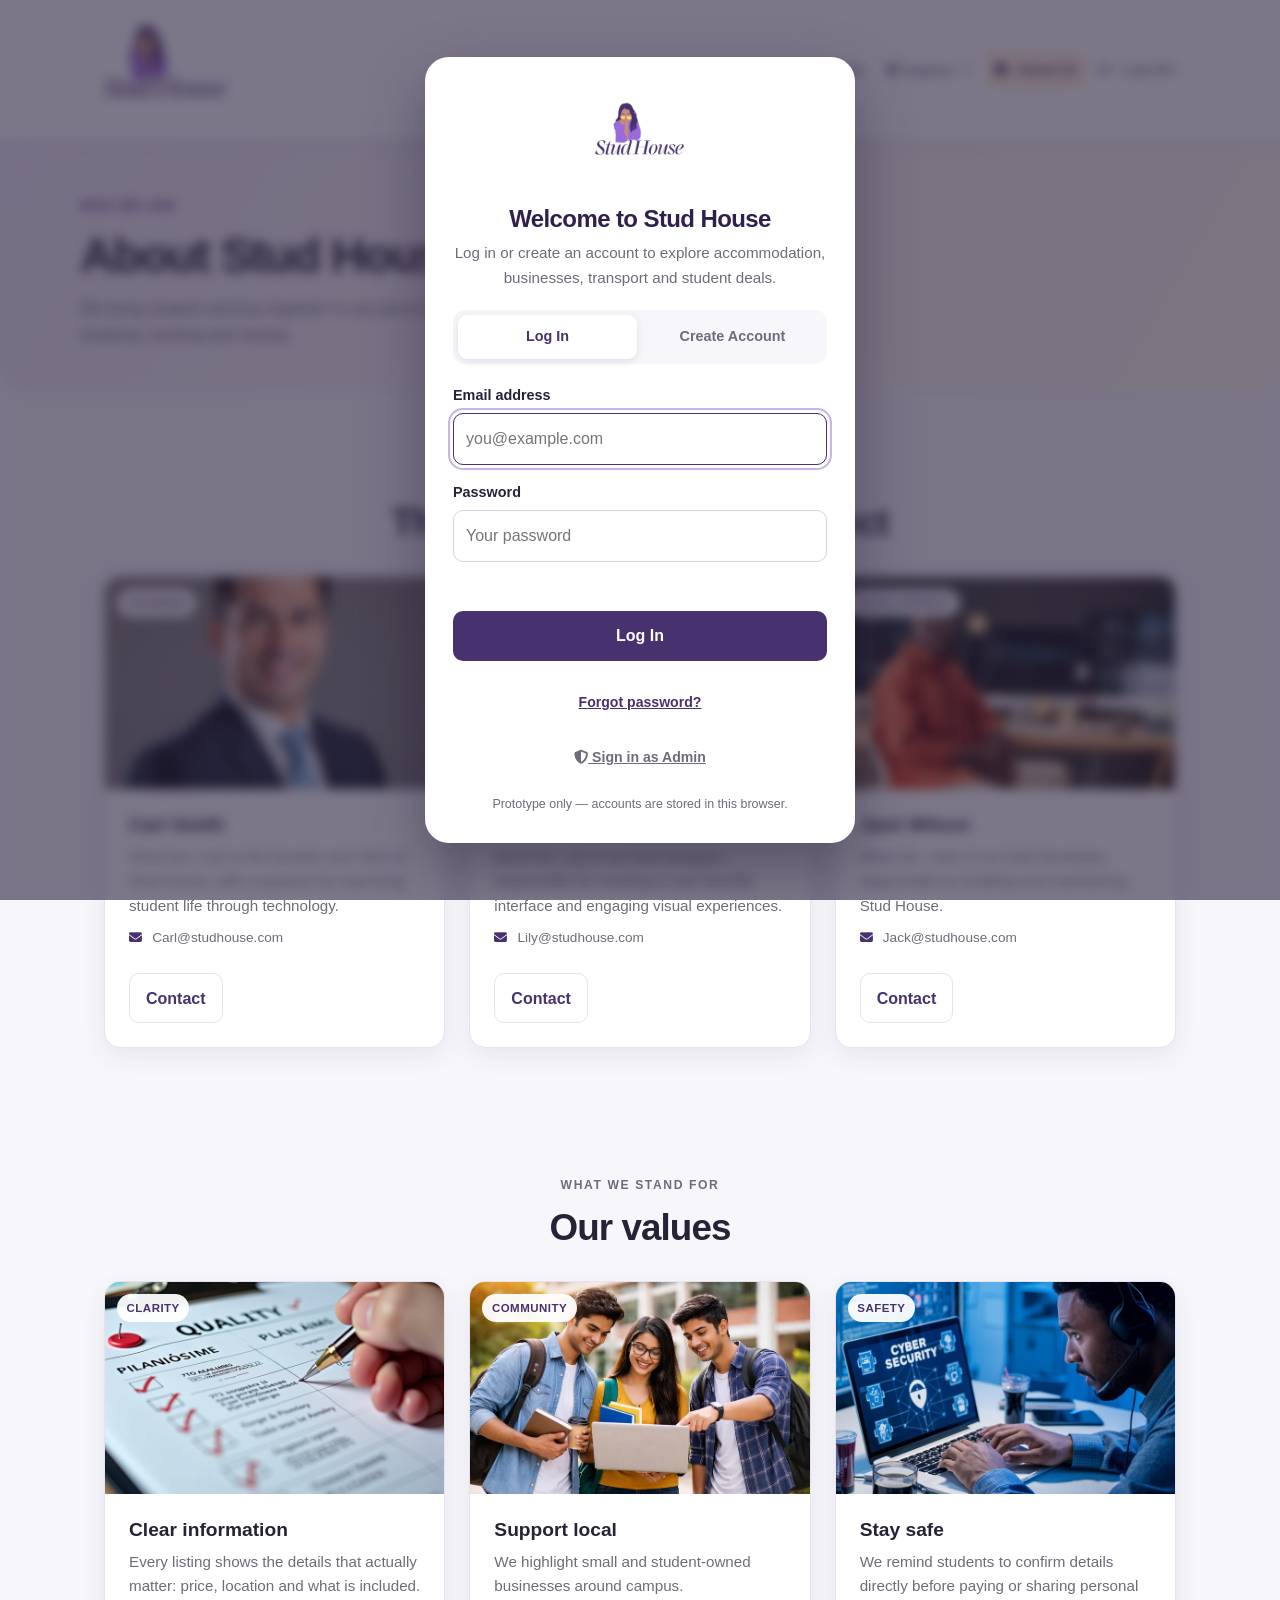
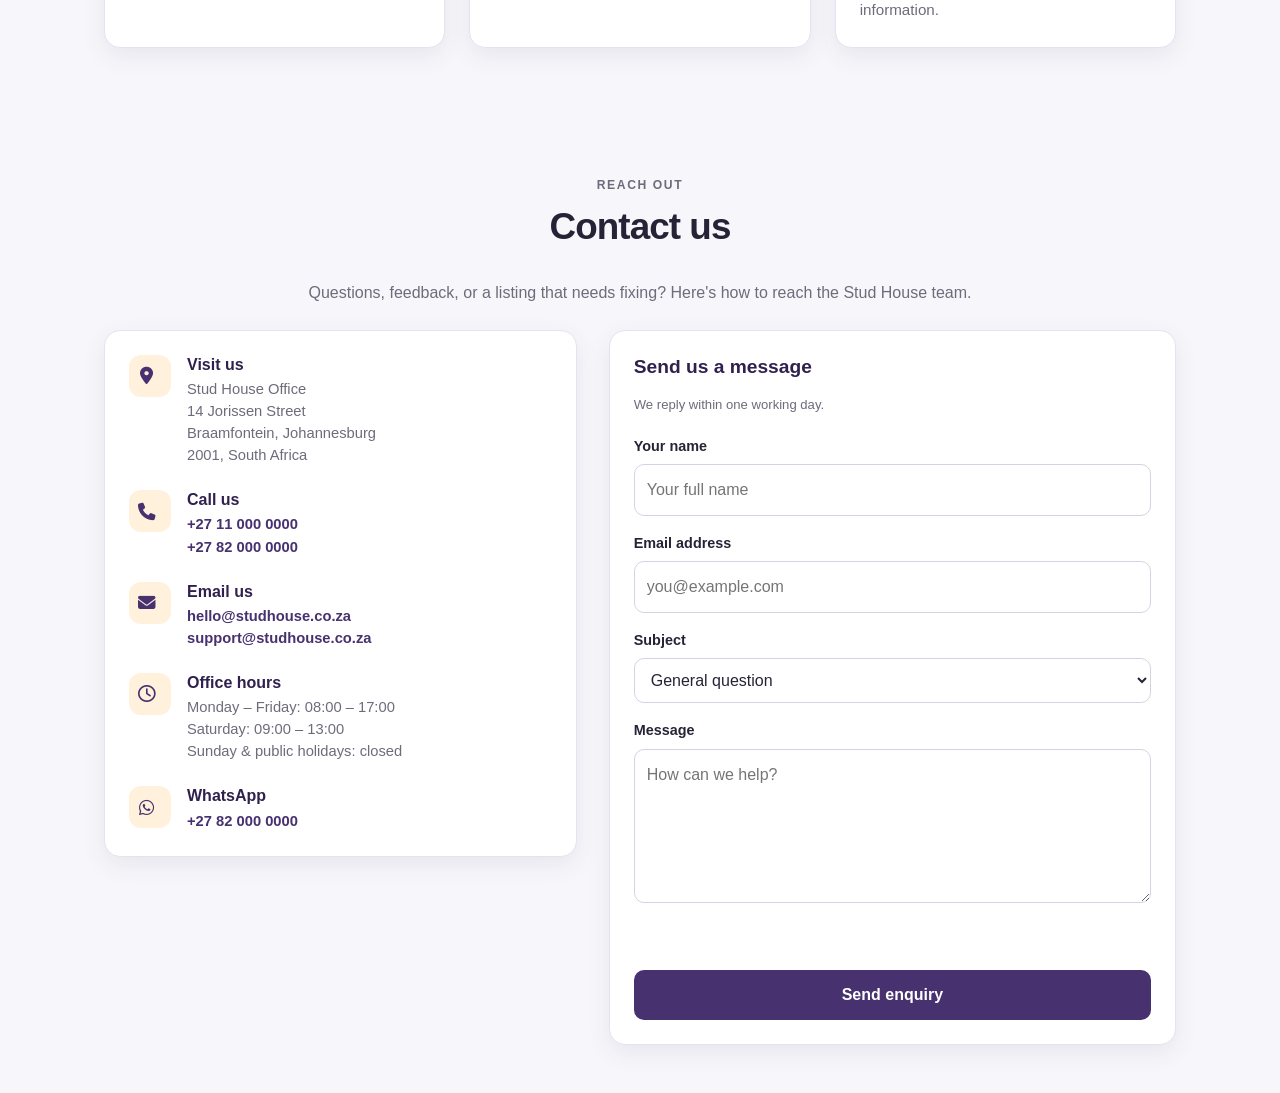
<file: about_us.html>
<!DOCTYPE html>
<html lang="en">
<head>
  <meta charset="UTF-8">
  <meta name="viewport" content="width=device-width, initial-scale=1.0">
  <title>About Us | Stud House</title>
  <link rel="stylesheet" href="style.css">
  <link rel="stylesheet" href="https://cdnjs.cloudflare.com/ajax/libs/font-awesome/6.5.1/css/all.min.css">
  <script src="script.js" defer></script>
</head>
<body>

<header class="site-nav">
  <nav class="nav-inner" aria-label="Main navigation">
    <a href="index.html" class="logo-link" aria-label="Go to home page">
      <img src="assets/official.png" alt="Stud House logo" class="logo">
    </a>
    <button class="nav-toggle" type="button" aria-expanded="false" aria-controls="primary-links"><i class="fa-solid fa-bars"></i> Menu</button>
    <div class="nav-links" id="primary-links">
      
      <!-- Home -->
      <a href="index.html"><i class="fa-solid fa-house"></i> Home</a>
      
      <!-- Explore Dropdown -->
      <div class="nav-dropdown">
        <button type="button" class="nav-drop-btn">
          <i class="fa-solid fa-compass"></i> Explore <i class="fa-solid fa-chevron-down"></i>
        </button>
        <div class="nav-dropdown-menu">
          <a href="accommodation.html"><i class="fa-solid fa-bed"></i> Accommodation</a>
          <a href="businesses.html"><i class="fa-solid fa-store"></i> Businesses</a>
          <a href="transport.html"><i class="fa-solid fa-bus"></i> Transport</a>
          <a href="discounts.html"><i class="fa-solid fa-tag"></i> Student Deals</a>
        </div>
      </div>

      <!-- About & Logout -->
      <a href="about_us.html"><i class="fa-solid fa-circle-info"></i> About Us</a>
      <a href="login.html" id="logout-link"><i class="fa-solid fa-right-from-bracket"></i> Log Out</a>
      
    </div>
  </nav>
</header>

<main>
  <section class="page-banner">
    <div class="banner-inner">
      <p class="eyebrow">Who we are</p>
      <h1>About Stud House</h1>
      <p>We bring student services together in one place so you spend less time searching and more time studying, working and resting.</p>
    </div>
  </section>

  <section class="section">
    <div class="section-heading compact-heading">
      <p class="eyebrow">Our team</p>
      <h2>The people behind the project</h2>
    </div>

    <div class="card-grid">
      <article class="card">
        <div class="card-media">
          <img src="assets/owner.jpg" alt="Photo of team member" loading="lazy" onerror="this.style.display='none'">
          <span class="card-badge">Founder</span>
        </div>
        <div class="card-body">
          <h3>Carl Smith</h3>
          <p>Short bio: Carl is the founder and CEO of Stud House, with a passion for improving student life through technology.</p>
          <ul class="card-meta"><li><i class="fa-solid fa-envelope"></i> Carl@studhouse.com</li></ul>
          <div class="card-actions">
            <a class="button button-secondary" href="mailto:Carl@studhouse.com">Contact</a>
          </div>
        </div>
      </article>

      <article class="card">
        <div class="card-media">
          <img src="assets/designer.jpg" alt="Photo of team member" loading="lazy" onerror="this.style.display='none'">
          <span class="card-badge">Design</span>
        </div>
        <div class="card-body">
          <h3>Lily Ndlovu</h3>
            <p>Short bio: Lily is our lead designer, responsible for creating a user-friendly interface and engaging visual experiences.</p>
          <ul class="card-meta"><li><i class="fa-solid fa-envelope"></i>  Lily@studhouse.com</li></ul>
          <div class="card-actions">
            <a class="button button-secondary" href="mailto:Lily@studhouse.com">Contact</a>
          </div>
        </div>
      </article>

      <article class="card">
        <div class="card-media">
          <img src="assets/developer.jpg" alt="Photo of team member" loading="lazy" onerror="this.style.display='none'">
          <span class="card-badge">Development</span>
        </div>
        <div class="card-body">
          <h3>Jack Wilson</h3>
          <p>Short bio: Jack is our lead developer, responsible for building and maintaining Stud House.</p>
          <ul class="card-meta"><li><i class="fa-solid fa-envelope"></i> Jack@studhouse.com</li></ul>
          <div class="card-actions">
            <a class="button button-secondary" href="mailto:Jack@studhouse.com">Contact</a>
          </div>
        </div>
      </article>
    </div>
  </section>

  <section class="section">
    <div class="section-heading compact-heading">
      <p class="eyebrow">What we stand for</p>
      <h2>Our values</h2>
    </div>

    <div class="card-grid">
      <article class="card">
        <div class="card-media">
          <img src="assets/clear info.jpg" alt="Students working together" loading="lazy" onerror="this.style.display='none'">
          <span class="card-badge">Clarity</span>
        </div>
        <div class="card-body">
          <h3>Clear information</h3>
          <p>Every listing shows the details that actually matter: price, location and what is included.</p>
        </div>
      </article>

      <article class="card">
        <div class="card-media">
          <img src="assets/community.jpg" alt="Local business owner" loading="lazy" onerror="this.style.display='none'">
          <span class="card-badge">Community</span>
        </div>
        <div class="card-body">
          <h3>Support local</h3>
          <p>We highlight small and student-owned businesses around campus.</p>
        </div>
      </article>

      <article class="card">
        <div class="card-media">
          <img src="assets/safety.jpg" alt="Student using a laptop" loading="lazy" onerror="this.style.display='none'">
          <span class="card-badge">Safety</span>
        </div>
        <div class="card-body">
          <h3>Stay safe</h3>
          <p>We remind students to confirm details directly before paying or sharing personal information.</p>
        </div>
      </article>
    </div>
  </section>

  <section class="section">
    <div class="section-heading compact-heading">
      <p class="eyebrow">Reach out</p>
      <h2>Contact us</h2>
      <p>Questions, feedback, or a listing that needs fixing? Here's how to reach the Stud House team.</p>
    </div>

    <div class="contact-layout">
      <aside class="contact-info">
        <div class="contact-item">
          <div class="contact-icon" aria-hidden="true"><i class="fa-solid fa-location-dot"></i></div>
          <div>
            <h3>Visit us</h3>
            <p>Stud House Office<br>14 Jorissen Street<br>Braamfontein, Johannesburg<br>2001, South Africa</p>
          </div>
        </div>
        <div class="contact-item">
          <div class="contact-icon" aria-hidden="true"><i class="fa-solid fa-phone"></i></div>
          <div>
            <h3>Call us</h3>
            <p>
              <a class="text-link" href="tel:+27110000000">+27 11 000 0000</a><br>
              <a class="text-link" href="tel:+27820000000">+27 82 000 0000</a>
            </p>
          </div>
        </div>
        <div class="contact-item">
          <div class="contact-icon" aria-hidden="true"><i class="fa-solid fa-envelope"></i></div>
          <div>
            <h3>Email us</h3>
            <p>
              <a class="text-link" href="mailto:hello@studhouse.co.za">hello@studhouse.co.za</a><br>
              <a class="text-link" href="mailto:support@studhouse.co.za">support@studhouse.co.za</a>
            </p>
          </div>
        </div>
        <div class="contact-item">
          <div class="contact-icon" aria-hidden="true"><i class="fa-regular fa-clock"></i></div>
          <div>
            <h3>Office hours</h3>
            <p>Monday – Friday: 08:00 – 17:00<br>Saturday: 09:00 – 13:00<br>Sunday &amp; public holidays: closed</p>
          </div>
        </div>
        <div class="contact-item">
          <div class="contact-icon" aria-hidden="true"><i class="fa-brands fa-whatsapp"></i></div>
          <div>
            <h3>WhatsApp</h3>
            <p><a class="text-link" href="https://wa.me/27820000000" target="_blank" rel="noopener">+27 82 000 0000</a></p>
          </div>
        </div>
      </aside>

      <form class="enquiry-panel panel" id="enquiry-form" novalidate>
        <h3>Send us a message</h3>
        <p class="small-note">We reply within one working day.</p>
        <div class="field">
          <label for="enquiry-name">Your name</label>
          <input type="text" id="enquiry-name" name="name" placeholder="Your full name" required>
        </div>
        <div class="field">
          <label for="enquiry-email">Email address</label>
          <input type="email" id="enquiry-email" name="email" placeholder="you@example.com" required>
        </div>
        <div class="field">
          <label for="enquiry-subject">Subject</label>
          <select id="enquiry-subject" name="subject">
            <option>General question</option>
            <option>Report a listing</option>
            <option>List my business</option>
            <option>Technical issue</option>
            <option>Feedback</option>
            <option>Other</option>
          </select>
        </div>
        <div class="field">
          <label for="enquiry-message">Message</label>
          <textarea id="enquiry-message" name="message" rows="5" placeholder="How can we help?" required></textarea>
        </div>
        <p class="form-message" id="enquiry-status" role="status"></p>
        <button class="button button-primary" type="submit">Send enquiry</button>
      </form>
    </div>
  </section>
</main>

</body>
</html>
</file>
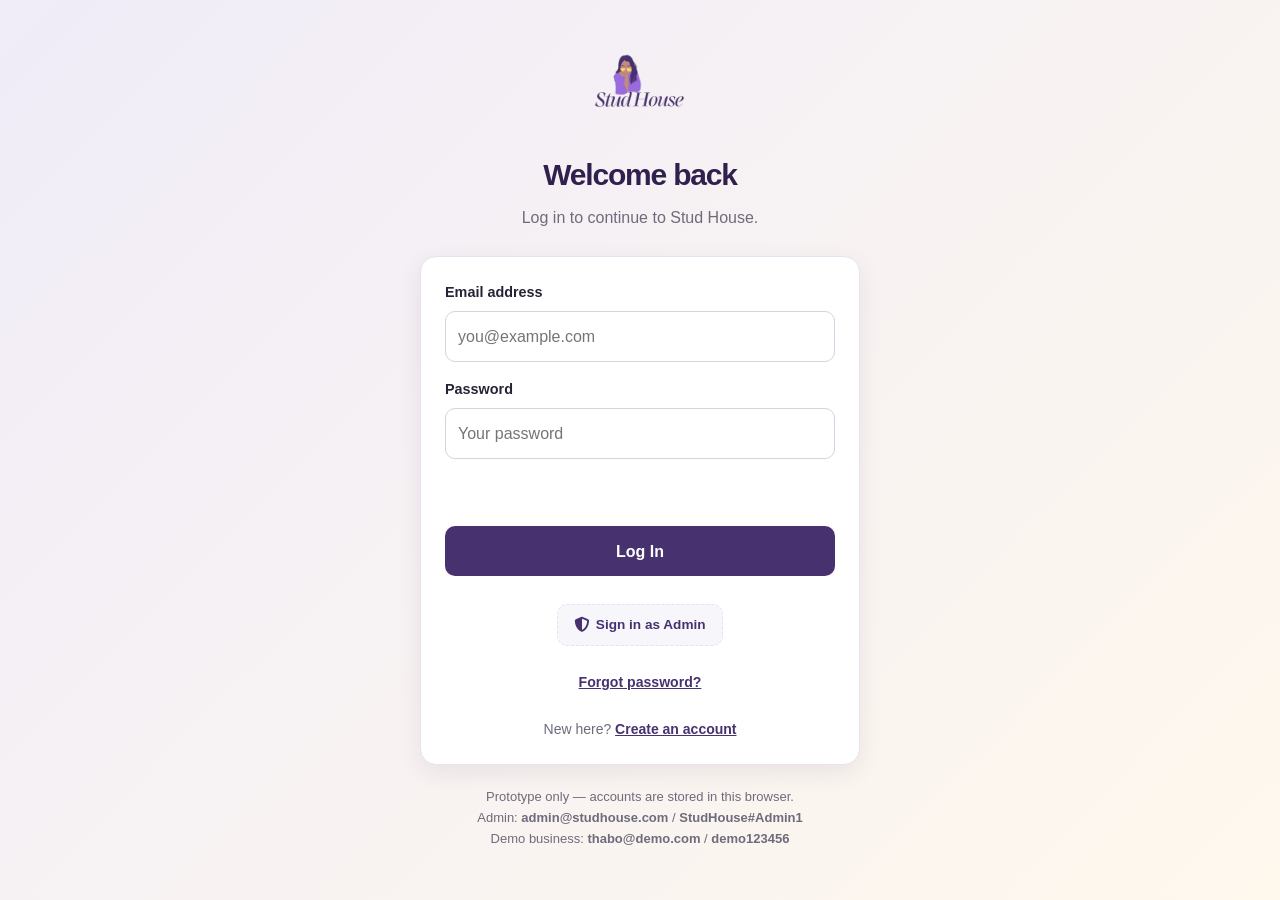
<file: admin.html>
<!DOCTYPE html>
<html lang="en">
<head>
  <meta charset="UTF-8">
  <meta name="viewport" content="width=device-width, initial-scale=1.0">
  <title>Admin | Stud House</title>
  <link rel="stylesheet" href="style.css">
  <link rel="stylesheet" href="https://cdnjs.cloudflare.com/ajax/libs/font-awesome/6.5.1/css/all.min.css">
  <script src="script.js" defer></script>
</head>
<body>

<header class="site-nav">
  <nav class="nav-inner" aria-label="Main navigation">
    <a href="index.html" class="logo-link" aria-label="Go to home page">
      <img src="assets/official.png" alt="Stud House logo" class="logo">
    </a>
    <button class="nav-toggle" type="button" aria-expanded="false" aria-controls="primary-links"><i class="fa-solid fa-bars"></i> Menu</button>
    <div class="nav-links" id="primary-links">
      
      <!-- Home -->
      <a href="index.html"><i class="fa-solid fa-house"></i> Home</a>
      
      <!-- Explore Dropdown -->
      <div class="nav-dropdown">
        <button type="button" class="nav-drop-btn">
          <i class="fa-solid fa-compass"></i> Explore <i class="fa-solid fa-chevron-down"></i>
        </button>
        <div class="nav-dropdown-menu">
          <a href="accommodation.html"><i class="fa-solid fa-bed"></i> Accommodation</a>
          <a href="businesses.html"><i class="fa-solid fa-store"></i> Businesses</a>
          <a href="transport.html"><i class="fa-solid fa-bus"></i> Transport</a>
          <a href="discounts.html"><i class="fa-solid fa-tag"></i> Student Deals</a>
        </div>
      </div>

      <!-- About & Logout -->
      <a href="about_us.html"><i class="fa-solid fa-circle-info"></i> About Us</a>
      <a href="login.html" id="logout-link"><i class="fa-solid fa-right-from-bracket"></i> Log Out</a>
      
    </div>
  </nav>
</header>

<main>
  <section class="page-banner">
    <div class="banner-inner">
      <p class="eyebrow">Administration</p>
      <h1>Admin dashboard</h1>
      <p>Review business verification requests, investigate reports and remove listings that break the rules.</p>
    </div>
  </section>

  <section class="section">
    <div class="admin-stats-grid" id="admin-stats"></div>
  </section>

  <section class="section">
    <div class="section-heading compact-heading">
      <p class="eyebrow">Identity checks</p>
      <h2>Business verification requests</h2>
      <p>Business owners submit their ID number, date of birth, company details and an ID document. Approving a request awards the verified badge to all of that owner's business listings.</p>
    </div>
    <div id="admin-verifications"></div>
  </section>

  <section class="section">
    <div class="section-heading compact-heading">
      <p class="eyebrow">Moderation</p>
      <h2>Reported listings</h2>
      <p>Reports are grouped by listing. Remove a listing to hide it from every public page, or clear the reports once you've reviewed them.</p>
    </div>
    <div id="admin-reports"></div>
  </section>

  <section class="section">
    <div class="section-heading compact-heading">
      <p class="eyebrow">Removed</p>
      <h2>Removed listings</h2>
      <p>Listings you have taken down. You can restore any of them if a decision was reversed.</p>
    </div>
    <div id="admin-removed"></div>
  </section>
</main>

</body>
</html>
</file>
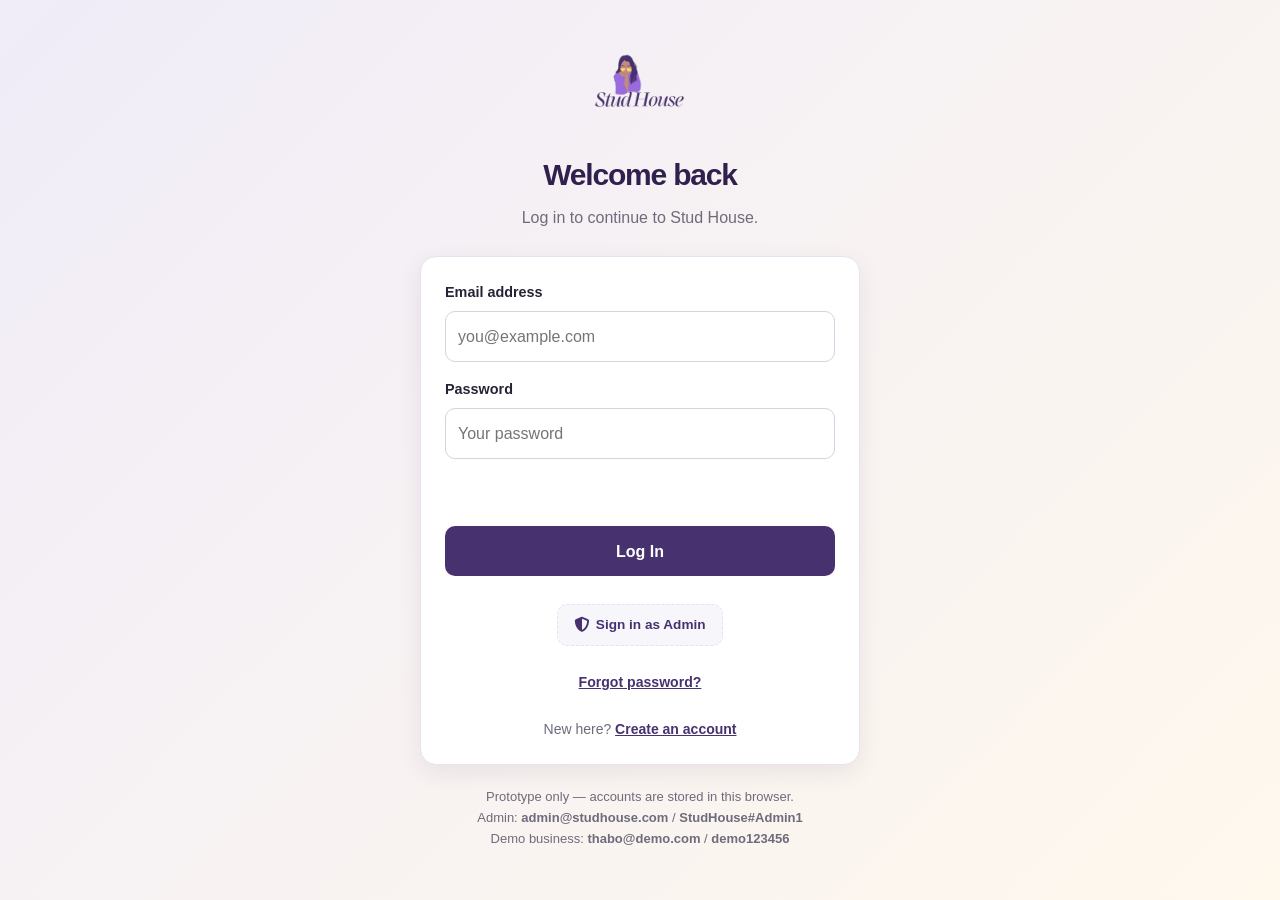
<file: login.html>
<!DOCTYPE html>
<html lang="en">
<head>
  <meta charset="UTF-8">
  <meta name="viewport" content="width=device-width, initial-scale=1.0">
  <title>Log In | Stud House</title>
  <link rel="stylesheet" href="style.css">
  <link rel="stylesheet" href="https://cdnjs.cloudflare.com/ajax/libs/font-awesome/6.5.1/css/all.min.css">
  <script src="script.js" defer></script>
</head>
<body>

<main class="login-page">
  <div class="login-container">
    <img src="assets/official.png" alt="Stud House logo" class="login-logo">
    <h1>Welcome back</h1>
    <p class="login-description">Log in to continue to Stud House.</p>

    <form class="form-panel panel" id="login-form" novalidate>
      <div class="field">
        <label for="email">Email address</label>
        <input type="email" id="email" name="email" autocomplete="email" placeholder="you@example.com" required>
      </div>
      <div class="field">
        <label for="password">Password</label>
        <input type="password" id="password" name="password" autocomplete="current-password" placeholder="Your password" required>
      </div>
      <p class="form-message" id="login-message" role="status"></p>
      <button class="button button-primary" type="submit">Log In</button>

      <p class="admin-quick-row">
        <button type="button" id="admin-quick-btn" class="admin-quick-btn">
          <i class="fa-solid fa-shield-halved"></i> Sign in as Admin
        </button>
      </p>

      <p class="forgot-password-row">
        <button type="button" id="forgot-password-btn">Forgot password?</button>
      </p>
      <p class="register-text">New here? <a href="register.html">Create an account</a></p>
    </form>

    <p class="login-footer">Prototype only — accounts are stored in this browser.</p>
  </div>
</main>

</body>
</html>
</file>
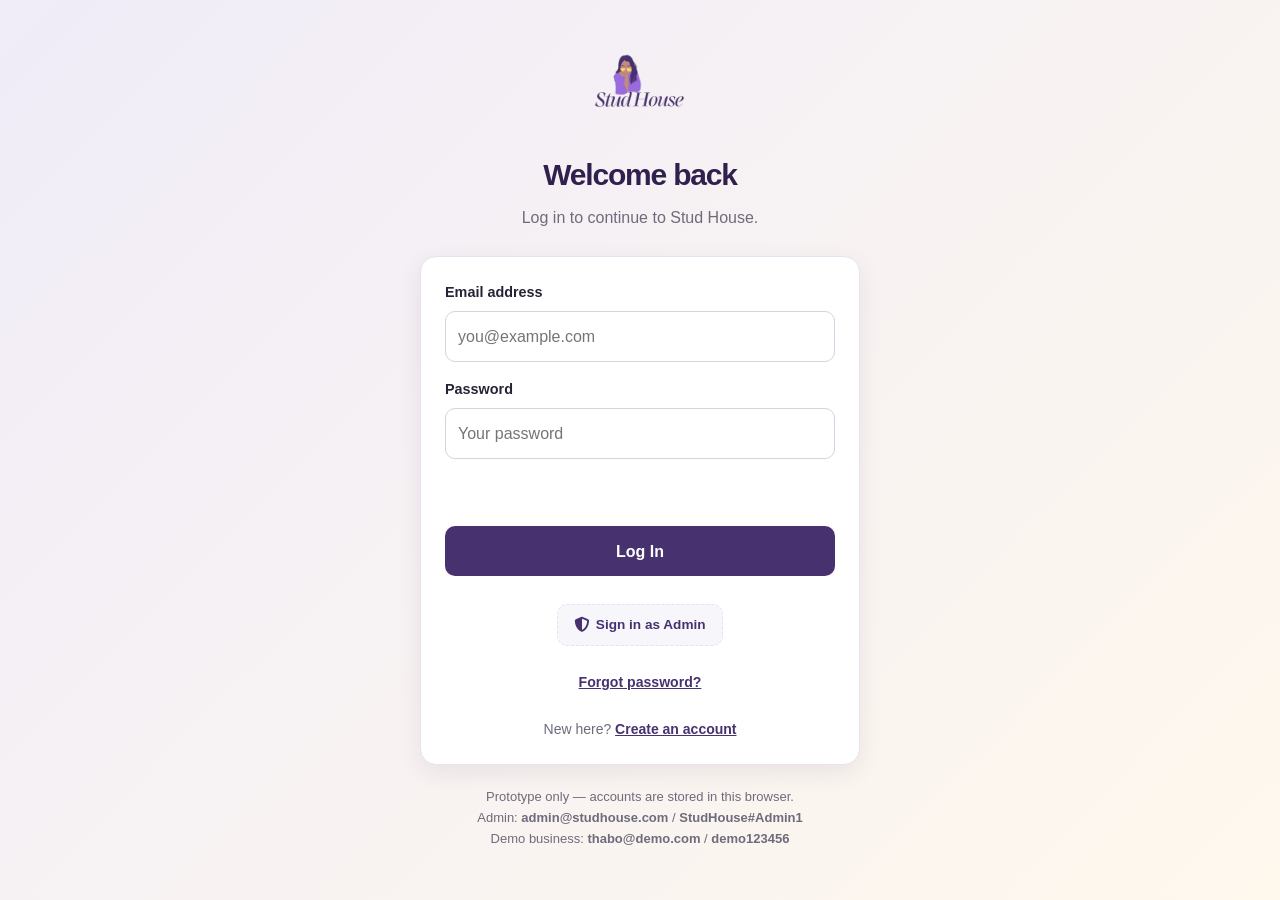
<file: profile.html>
<!DOCTYPE html>
<html lang="en">
<head>
  <meta charset="UTF-8">
  <meta name="viewport" content="width=device-width, initial-scale=1.0">
  <title>My Profile | Stud House</title>
  <link rel="stylesheet" href="style.css">
  <link rel="stylesheet" href="https://cdnjs.cloudflare.com/ajax/libs/font-awesome/6.5.1/css/all.min.css">
  <script src="script.js" defer></script>
</head>
<body>

<header class="site-nav">
  <nav class="nav-inner" aria-label="Main navigation">
    <a href="index.html" class="logo-link" aria-label="Go to home page">
      <img src="assets/official.png" alt="Stud House logo" class="logo">
    </a>
    <button class="nav-toggle" type="button" aria-expanded="false" aria-controls="primary-links"><i class="fa-solid fa-bars"></i> Menu</button>
    <div class="nav-links" id="primary-links">
      
      <!-- Home -->
      <a href="index.html"><i class="fa-solid fa-house"></i> Home</a>
      
      <!-- Explore Dropdown -->
      <div class="nav-dropdown">
        <button type="button" class="nav-drop-btn">
          <i class="fa-solid fa-compass"></i> Explore <i class="fa-solid fa-chevron-down"></i>
        </button>
        <div class="nav-dropdown-menu">
          <a href="accommodation.html"><i class="fa-solid fa-bed"></i> Accommodation</a>
          <a href="businesses.html"><i class="fa-solid fa-store"></i> Businesses</a>
          <a href="transport.html"><i class="fa-solid fa-bus"></i> Transport</a>
          <a href="discounts.html"><i class="fa-solid fa-tag"></i> Student Deals</a>
        </div>
      </div>

      <!-- About & Logout -->
      <a href="about_us.html"><i class="fa-solid fa-circle-info"></i> About Us</a>
      <a href="login.html" id="logout-link"><i class="fa-solid fa-right-from-bracket"></i> Log Out</a>
      
    </div>
  </nav>
</header>

<main>
  <section class="page-banner">
    <div class="banner-inner">
      <p class="eyebrow">Your account</p>
      <h1>My profile</h1>
      <p>Keep your details up to date, manage your password and see your listings, reports and verification status.</p>
    </div>
  </section>

  <section class="section">
    <div id="profile-header" class="panel profile-header"></div>
  </section>

  <section class="section profile-layout">
    <div class="profile-main">
      <form id="profile-form" class="panel form-panel" novalidate>
        <h2>Account details</h2>

        <div class="profile-avatar-row">
          <div id="profile-avatar-preview"></div>
          <div class="profile-avatar-controls">
            <div class="field">
              <label for="profile-avatar">Profile photo (optional, max 500 KB)</label>
              <input type="file" id="profile-avatar" accept="image/*">
            </div>
            <label class="checkbox-row">
              <input type="checkbox" id="profile-remove-avatar">
              Remove current photo
            </label>
          </div>
        </div>

        <div class="field">
          <label for="profile-name">Full name</label>
          <input type="text" id="profile-name" required>
        </div>

        <div class="field">
          <label for="profile-email">Email address</label>
          <input type="email" id="profile-email" disabled>
        </div>

        <div class="field">
          <label for="profile-phone">Phone number</label>
          <input type="tel" id="profile-phone" placeholder="+27 82 000 0000">
        </div>

        <div class="field">
          <label for="profile-campus">Campus</label>
          <select id="profile-campus" data-institution-select>
            <option value="">Not specified</option>
          </select>
        </div>

        <div class="field">
          <label for="profile-bio">Short bio</label>
          <textarea id="profile-bio" rows="3" maxlength="300"
            placeholder="Tell other students a little about yourself"></textarea>
        </div>

        <p class="form-message" id="profile-message" role="status"></p>
        <button class="button button-primary" type="submit">Save changes</button>
      </form>

      <form id="password-form" class="panel form-panel" novalidate>
        <h2>Change password</h2>

        <div class="field">
          <label for="current-password">Current password</label>
          <input type="password" id="current-password" autocomplete="current-password" required>
        </div>
        <div class="field">
          <label for="new-password">New password</label>
          <input type="password" id="new-password" autocomplete="new-password"
            placeholder="At least 6 characters" required>
        </div>
        <div class="field">
          <label for="confirm-password">Confirm new password</label>
          <input type="password" id="confirm-password" autocomplete="new-password" required>
        </div>

        <p class="form-message" id="password-message" role="status"></p>
        <button class="button button-primary" type="submit">Update password</button>
      </form>
    </div>

    <aside class="profile-side">
      <div id="profile-verification" class="panel"></div>
      <div id="profile-listings" class="panel"></div>
      <div id="profile-reports" class="panel"></div>
    </aside>
  </section>
</main>

</body>
</html>
</file>
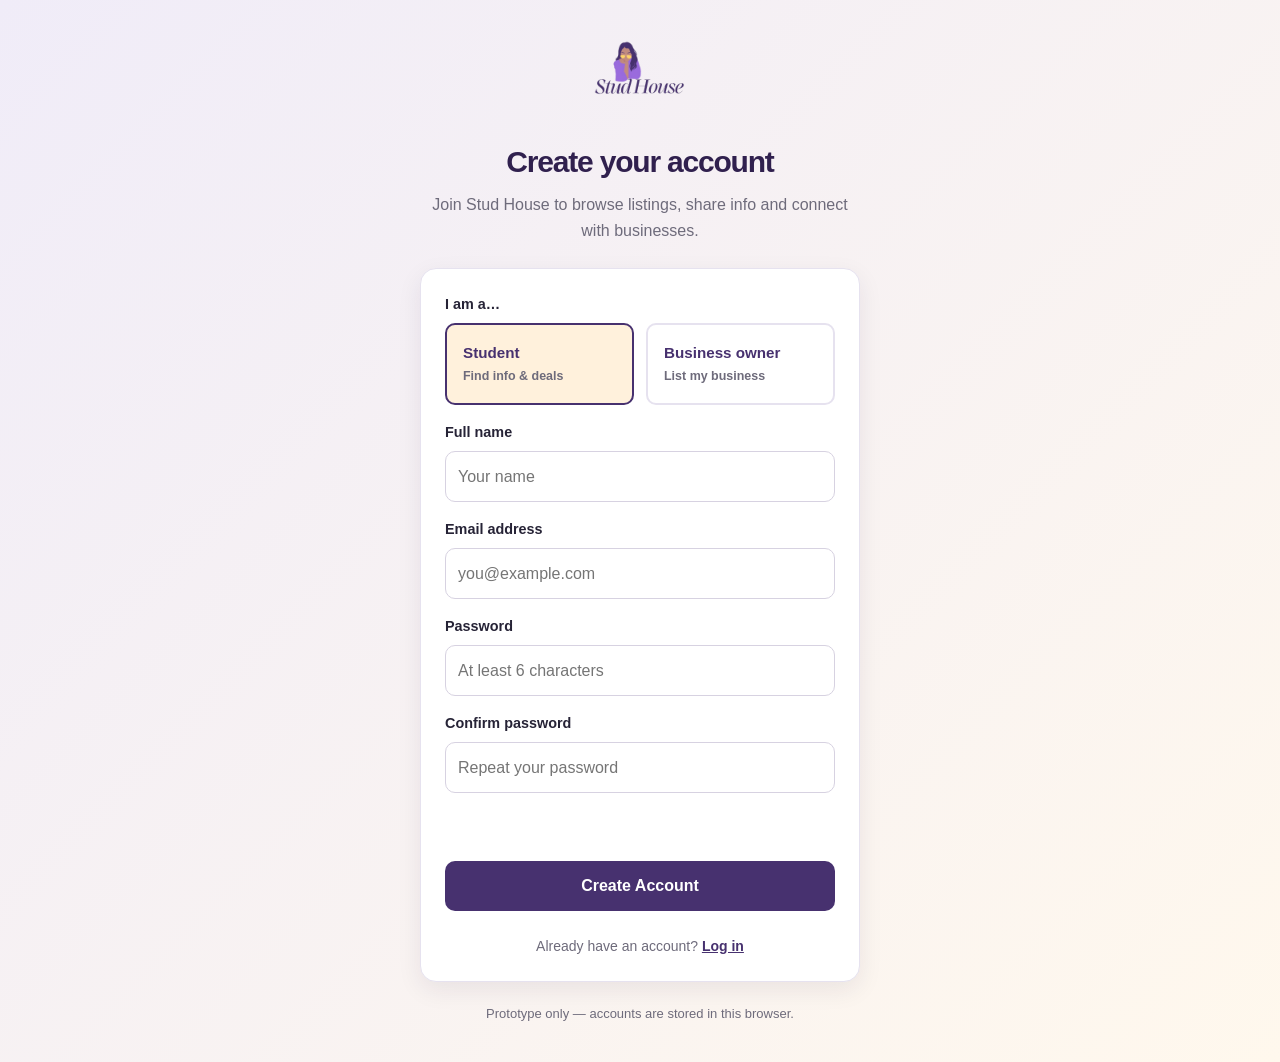
<file: register.html>
<!DOCTYPE html>
<html lang="en">
<head>
  <meta charset="UTF-8">
  <meta name="viewport" content="width=device-width, initial-scale=1.0">
  <title>Create Account | Stud House</title>
  <link rel="stylesheet" href="style.css">
  <link rel="stylesheet" href="https://cdnjs.cloudflare.com/ajax/libs/font-awesome/6.5.1/css/all.min.css">
  <script src="script.js" defer></script>
</head>
<body>

<main class="login-page">
  <div class="login-container">
    <img src="assets/official.png" alt="Stud House logo" class="login-logo">
    <h1>Create your account</h1>
    <p class="login-description">Join Stud House to browse listings, share info and connect with businesses.</p>

    <form class="form-panel panel" id="register-form" novalidate>
      <div class="field">
        <label>I am a…</label>
        <div class="role-options">
          <label class="role-option">
            <input type="radio" name="role" value="student" checked>
            <span class="role-option__title">Student</span>
            <span class="role-option__desc">Find info &amp; deals</span>
          </label>
          <label class="role-option">
            <input type="radio" name="role" value="business">
            <span class="role-option__title">Business owner</span>
            <span class="role-option__desc">List my business</span>
          </label>
        </div>
      </div>
      <div class="field">
        <label for="name">Full name</label>
        <input type="text" id="name" name="name" autocomplete="name" placeholder="Your name" required>
      </div>
      <div class="field">
        <label for="reg-email">Email address</label>
        <input type="email" id="reg-email" name="email" autocomplete="email" placeholder="you@example.com" required>
      </div>
      <div class="field">
        <label for="reg-password">Password</label>
        <input type="password" id="reg-password" name="password" autocomplete="new-password" placeholder="At least 6 characters" required>
      </div>
      <div class="field">
        <label for="reg-confirm">Confirm password</label>
        <input type="password" id="reg-confirm" name="confirm" autocomplete="new-password" placeholder="Repeat your password" required>
      </div>
      <p class="form-message" id="register-message" role="status"></p>
      <button class="button button-primary" type="submit">Create Account</button>
      <p class="register-text">Already have an account? <a href="login.html">Log in</a></p>
    </form>
    <p class="login-footer">Prototype only — accounts are stored in this browser.</p>
  </div>
</main>

</body>
</html>
</file>
<file: style.css>
:root {
  --color-primary: #47316f;
  --color-primary-dark: #30204e;
  --color-accent: #f3a64a;
  --color-accent-light: #fff1dc;
  --color-background: #f7f7fb;
  --color-surface: #ffffff;
  --color-text: #262336;
  --color-muted: #6e6b7b;
  --color-border: #e6e2ef;
  --color-success: #216e4a;
  --shadow-soft: 0 8px 24px rgba(43, 31, 68, 0.08);
  --shadow-hover: 0 12px 28px rgba(43, 31, 68, 0.13);
  --radius-small: 10px;
  --radius-medium: 16px;
  --radius-large: 24px;
  --content-width: 1120px;
  --space-1: 0.5rem;
  --space-2: 0.75rem;
  --space-3: 1rem;
  --space-4: 1.5rem;
  --space-5: 2rem;
  --space-6: 3rem;
  --font-body: Arial, Helvetica, sans-serif;
}
* { box-sizing: border-box; }
html { scroll-behavior: smooth; }
body {
  margin: 0;
  background: var(--color-background);
  color: var(--color-text);
  font-family: var(--font-body);
  line-height: 1.6;
}
a { color: inherit; }
img { max-width: 100%; }
h1, h2, h3 { line-height: 1.2; margin-top: 0; }
h1 { font-size: clamp(2.2rem, 5vw, 3.8rem); letter-spacing: -0.04em; }
h2 { font-size: clamp(1.65rem, 3vw, 2.3rem); letter-spacing: -0.025em; }
h3 { font-size: 1.2rem; }
p { margin-top: 0; }
:focus-visible { outline: 3px solid var(--color-accent); outline-offset: 3px; }

/* Login page */
.login-page {
    min-height: 100vh;
    display: grid;
    place-items: center;
    padding: 24px;
    background: linear-gradient(135deg, #f0ecf8, #fff8ed);
}
.login-container {
    width: 100%;
    max-width: 440px;
    text-align: center;
}
.login-logo {
  display: block;
  width: auto;
  height: 100px;
  max-width: 220px;
  margin: 0 auto 20px;
  object-fit: contain;
  background: transparent;
  border-radius: 0;
}
.login-container h1 {
    margin-bottom: 12px;
    color: #30204e;
    font-size: 30px;
}
.login-description {
    margin-bottom: 25px;
    color: #6e6b7b;
}
.login-container .form-panel {
    text-align: left;
}
.login-container .button {
    width: 100%;
}
.register-text {
    margin: 8px 0 0;
    text-align: center;
    font-size: 14px;
}
.register-text a {
    color: #47316f;
    font-weight: bold;
}
.login-footer {
    margin-top: 22px;
    color: #6e6b7b;
    font-size: 13px;
}

/* Navbar */
.site-nav {
    position: sticky;
    top: 0;
    z-index: 1000;
    background: #ffffff;
    border-bottom: 1px solid #e6e2ef;
    box-shadow: 0 3px 12px rgba(43, 31, 68, 0.06);
}
.nav-inner {
    max-width: 1120px;
    min-height: 64px; 
    margin: 0 auto;
    padding: 0 16px; 
    display: flex;
    align-items: center;
    justify-content: space-between;
    gap: 16px; 
}
.logo {
  display: block;
  width: auto;
  height: 140px;
  max-width: 240px;
  object-fit: contain;
  background: transparent;
  border-radius: 0;
}
.logo-link {
  display: inline-flex;
  align-items: center;
  text-decoration: none;
  transition: opacity 150ms ease;
}
.logo-link:hover { opacity: 0.8; }
.nav-links {
    display: flex;
    align-items: center;
    justify-content: flex-end;
    gap: 2px; 
}
.nav-links a,
.nav-drop-btn {
    padding: 8px 10px;
    border-radius: 9px;
    color: #6e6b7b;
    font-size: 13.5px; 
    font-weight: bold;
    text-decoration: none;
    white-space: nowrap; 
    transition: 0.2s ease;
    background: transparent;
    border: none;
    font-family: inherit;
    cursor: pointer;
}
.nav-links a:hover,
.nav-links a[aria-current="page"],
.nav-drop-btn:hover,
.nav-drop-btn.is-active {
    background: #fff1dc;
    color: #47316f;
}

/* Navbar Dropdown */
.nav-dropdown {
  position: relative;
  display: inline-block;
}
.nav-drop-btn {
  display: flex;
  align-items: center;
  gap: 0.4rem;
}
.nav-drop-btn i {
  font-size: 0.75rem;
  transition: transform 0.2s ease;
}
.nav-dropdown.is-open .nav-drop-btn i {
  transform: rotate(180deg);
}
.nav-dropdown-menu {
  position: absolute;
  top: calc(100% + 8px);
  left: 0;
  min-width: 190px;
  background: #ffffff;
  border: 1px solid var(--color-border);
  border-radius: var(--radius-medium);
  box-shadow: var(--shadow-hover);
  display: none;
  flex-direction: column;
  padding: 8px;
  z-index: 100;
}
.nav-dropdown.is-open .nav-dropdown-menu {
  display: flex;
}
.nav-dropdown-menu a {
  padding: 10px 12px;
  border-radius: 8px;
  color: #6e6b7b;
  font-size: 13.5px;
  font-weight: bold;
  text-decoration: none;
  transition: 0.2s;
  display: flex;
  align-items: center;
}
.nav-dropdown-menu a:hover,
.nav-dropdown-menu a[aria-current="page"] {
  background: #fff1dc;
  color: #47316f;
}

.nav-toggle {
    display: none;
    padding: 9px 12px;
    background: #ffffff;
    border: 1px solid #e6e2ef;
    border-radius: 9px;
    color: #47316f;
    font-size: 15px;
    font-weight: bold;
    cursor: pointer;
}

main { min-height: 65vh; }
.page-main { max-width: var(--content-width); margin: 0 auto; }
.section {
  max-width: var(--content-width);
  margin: 0 auto;
  padding: var(--space-6) var(--space-4);
}
.section-tint {
  max-width: none;
  padding-left: max(var(--space-4), calc((100% - var(--content-width)) / 2));
  padding-right: max(var(--space-4), calc((100% - var(--content-width)) / 2));
  background: #efedf7;
}
.section-heading { max-width: 680px; margin: 0 auto var(--space-5); text-align: center; }
.section-heading p { color: var(--color-muted); }
.compact-heading { margin-top: var(--space-5); margin-bottom: var(--space-4); }
.eyebrow {
  margin-bottom: 0.65rem;
  color: var(--color-primary);
  font-size: 0.76rem;
  font-weight: 800;
  letter-spacing: 0.13em;
  text-transform: uppercase;
}
.hero {
  min-height: 440px;
  display: flex;
  align-items: center;
  background:
    radial-gradient(circle at 85% 20%, rgba(243,166,74,.28), transparent 28%),
    linear-gradient(120deg, #f0ecf8, #fff8ed);
}
.hero-content { width: 100%; max-width: var(--content-width); margin: 0 auto; padding: 4.5rem var(--space-4); }
.hero-content > p:not(.eyebrow) { max-width: 620px; color: var(--color-muted); font-size: 1.1rem; }
.hero h1 { max-width: 760px; margin-bottom: var(--space-3); color: var(--color-primary-dark); }
.hero-actions { display: flex; flex-wrap: wrap; gap: var(--space-2); margin-top: var(--space-4); }
.page-banner {
  padding: 3.5rem var(--space-4) 2.75rem;
  background: linear-gradient(120deg, #f0ecf8, #fff8ed);
  border-radius: 0 0 var(--radius-large) var(--radius-large);
}
.page-banner h1 { font-size: clamp(2rem, 4vw, 3rem); margin-bottom: var(--space-2); }
.page-banner p:last-child { max-width: 700px; margin-bottom: 0; color: var(--color-muted); }
.split-layout { display: grid; grid-template-columns: 1.5fr 1fr; gap: var(--space-5); align-items: center; }

.panel-stack { display: grid; gap: var(--space-4); align-items: stretch; }
.panel-grid { grid-template-columns: repeat(4, minmax(0, 1fr)); }
.listing-grid { grid-template-columns: repeat(3, minmax(0, 1fr)); }
.panel {
  min-width: 0;
  padding: var(--space-4);
  background: var(--color-surface);
  border: 1px solid var(--color-border);
  border-radius: var(--radius-medium);
  box-shadow: var(--shadow-soft);
}
.panel h3 { margin-bottom: 0.65rem; }
.panel p { color: var(--color-muted); }
.feature-panel {
  display: flex;
  flex-direction: column;
  align-items: flex-start;
  transition: transform 160ms ease, box-shadow 160ms ease, border-color 160ms ease;
}
.feature-panel:hover, .listing-card:hover, .deal-card:hover {
  transform: translateY(-3px);
  box-shadow: var(--shadow-hover);
  border-color: #d1c5e6;
}
.panel-icon {
  display: inline-grid;
  place-items: center;
  width: 46px;
  height: 46px;
  margin-bottom: var(--space-3);
  border-radius: 14px;
  background: var(--color-accent-light);
  color: var(--color-primary);
  font-size: 1.5rem;
  font-weight: 800;
}
.feature-panel .text-link { margin-top: auto; padding-top: var(--space-2); }
.note-panel { border-top: 4px solid var(--color-accent); }
.callout-panel { margin-top: var(--space-5); background: var(--color-primary); color: white; }
.callout-panel p { color: rgba(255,255,255,.82); }
.notice-panel { margin-bottom: var(--space-4); border-left: 5px solid var(--color-accent); }
.notice-panel p { margin-bottom: 0; }
.listing-card, .deal-card { transition: transform 160ms ease, box-shadow 160ms ease, border-color 160ms ease; }
.listing-top { display: flex; flex-wrap: wrap; align-items: center; justify-content: space-between; gap: var(--space-2); margin-bottom: var(--space-3); }
.listing-tag, .deal-label {
  display: inline-block;
  width: fit-content;
  padding: 0.3rem 0.55rem;
  border-radius: 999px;
  background: var(--color-accent-light);
  color: var(--color-primary);
  font-size: 0.72rem;
  font-weight: 800;
  letter-spacing: 0.04em;
}
.price { color: var(--color-primary); font-size: 1.25rem; font-weight: 800; }
.price small { color: var(--color-muted); font-size: 0.75rem; font-weight: 400; }
.muted, .small-note { color: var(--color-muted); font-size: 0.9rem; }
.simple-list { padding-left: 1.25rem; color: var(--color-muted); }

.button {
  display: inline-flex;
  align-items: center;
  justify-content: center;
  min-height: 44px;
  padding: 0.7rem 1rem;
  border: 1px solid transparent;
  border-radius: var(--radius-small);
  font: inherit;
  font-weight: 800;
  text-align: center;
  text-decoration: none;
  cursor: pointer;
  transition: background 150ms ease, transform 150ms ease;
}
.button:hover { transform: translateY(-1px); }
.button-primary { background: var(--color-primary); color: white; }
.button-primary:hover { background: var(--color-primary-dark); }
.button-outline { border-color: var(--color-primary); color: var(--color-primary); background: rgba(255,255,255,.55); }
.button-outline:hover { background: white; }
.button-secondary { border-color: var(--color-border); background: white; color: var(--color-primary); }
.button-secondary:hover { background: var(--color-accent-light); }
.text-link { color: var(--color-primary); font-weight: 800; text-decoration: none; }
.text-link:hover { text-decoration: underline; }

.filter-panel {
  display: grid;
  grid-template-columns: repeat(auto-fit, minmax(190px, 1fr));
  align-items: end;
  gap: var(--space-3);
}
.filter-panel .button { justify-self: start; min-width: 120px; }
.form-panel { display: grid; gap: var(--space-3); }
.field { display: grid; gap: 0.4rem; }
.field label { font-size: 0.9rem; font-weight: 800; }
input, select, textarea {
  width: 100%;
  min-height: 44px;
  padding: 0.75rem;
  border: 1px solid #d7d2e1;
  border-radius: var(--radius-small);
  background: white;
  color: var(--color-text);
  font: inherit;
}
textarea { resize: vertical; }
input:focus, select:focus, textarea:focus { outline: 2px solid #c5b4e5; border-color: var(--color-primary); }
.narrow-section { max-width: 760px; }
.form-message { min-height: 1.2em; color: var(--color-success); font-weight: 700; }
.small-note { margin-bottom: 0; font-size: 0.82rem; }

/* Photo cards */
.card-grid {
  display: grid;
  grid-template-columns: repeat(auto-fill, minmax(270px, 1fr));
  gap: var(--space-4);
}
.card {
  display: flex;
  flex-direction: column;
  min-width: 0;
  overflow: hidden;
  background: var(--color-surface);
  border: 1px solid var(--color-border);
  border-radius: var(--radius-medium);
  box-shadow: var(--shadow-soft);
  transition: transform 160ms ease, box-shadow 160ms ease, border-color 160ms ease;
}
.card:hover {
  transform: translateY(-3px);
  box-shadow: var(--shadow-hover);
  border-color: #d1c5e6;
}
.card-media {
  position: relative;
  aspect-ratio: 16 / 10;
  overflow: hidden;
  background: linear-gradient(135deg, #eae3f6, #fff1dc);
}
.card-media img {
  display: block;
  width: 100%;
  height: 100%;
  object-fit: cover;
  cursor: zoom-in;
  transition: transform 0.3s ease;
}
.card:hover .card-media img {
  transform: scale(1.03);
}
.card-badge {
  position: absolute;
  top: 12px;
  left: 12px;
  padding: 0.3rem 0.6rem;
  border-radius: 999px;
  background: rgba(255, 255, 255, 0.94);
  color: var(--color-primary);
  font-size: 0.72rem;
  font-weight: 800;
  letter-spacing: 0.04em;
  text-transform: uppercase;
}
.card-body {
  display: flex;
  flex-direction: column;
  gap: 0.55rem;
  flex: 1;
  padding: var(--space-4);
}
.card-body h3 { margin: 0; }
.card-body p {
  margin: 0;
  color: var(--color-muted);
  font-size: 0.95rem;
}
.card-body .price {
  margin: 0;
  color: var(--color-primary);
  font-size: 1.15rem;
  font-weight: 800;
}
.card-meta {
  display: flex;
  flex-wrap: wrap;
  gap: 0.35rem 1rem;
  margin: 0;
  padding: 0;
  list-style: none;
  color: var(--color-muted);
  font-size: 0.85rem;
}
.card-actions {
  display: flex;
  flex-wrap: wrap;
  gap: 0.5rem;
  margin-top: auto;
  padding-top: var(--space-3);
}
.card-title-row { display: flex; align-items: flex-start; justify-content: space-between; gap: var(--space-2); }
.card-status-row { display: flex; flex-wrap: wrap; gap: 0.4rem; }

/* Account gate */
body.auth-locked { overflow: hidden; }
.auth-gate {
  position: fixed;
  inset: 0;
  z-index: 3000;
  display: flex;
  align-items: center;
  justify-content: center;
  padding: 20px;
  overflow-y: auto;
  background: rgba(38, 29, 58, 0.6);
  -webkit-backdrop-filter: blur(6px);
  backdrop-filter: blur(6px);
}
.auth-gate__card {
  width: 100%;
  max-width: 430px;
  padding: 28px;
  background: var(--color-surface);
  border-radius: var(--radius-large);
  box-shadow: 0 24px 60px rgba(28, 18, 48, 0.38);
  animation: auth-pop 220ms ease;
}
@keyframes auth-pop {
  from { opacity: 0; transform: translateY(14px) scale(0.98); }
  to   { opacity: 1; transform: none; }
}
.auth-gate__card h2 {
  margin-bottom: 0.5rem;
  text-align: center;
  font-size: 1.5rem;
  color: var(--color-primary-dark);
}
.auth-gate__sub {
  margin-bottom: 1.25rem;
  text-align: center;
  color: var(--color-muted);
  font-size: 0.95rem;
}
.auth-tabs {
  display: grid;
  grid-template-columns: 1fr 1fr;
  gap: 6px;
  margin-bottom: 1.25rem;
  padding: 5px;
  background: var(--color-background);
  border-radius: 12px;
}
.auth-tab {
  padding: 0.65rem;
  border: 0;
  border-radius: 9px;
  background: transparent;
  color: var(--color-muted);
  font: inherit;
  font-size: 0.9rem;
  font-weight: 800;
  cursor: pointer;
}
.auth-tab.is-active {
  background: var(--color-surface);
  color: var(--color-primary);
  box-shadow: 0 2px 8px rgba(43, 31, 68, 0.12);
}
.auth-form { display: grid; gap: var(--space-3); }
.auth-form .button { width: 100%; }
.auth-message {
  min-height: 1.2em;
  margin: 0;
  color: #b3261e;
  font-size: 0.88rem;
  font-weight: 700;
}
.auth-message.is-success { color: var(--color-success); }
.auth-gate__foot {
  margin: 1.25rem 0 0;
  text-align: center;
  color: var(--color-muted);
  font-size: 0.78rem;
}
.is-hidden { display: none !important; }
.form-message.is-error { color: #b3261e; }
.form-message.is-success { color: var(--color-success); }

.banner-inner {
  max-width: var(--content-width);
  margin: 0 auto;
}
@media (max-height: 640px) {
  .auth-gate { align-items: flex-start; }
}

/* Role selector */
.role-options {
  display: grid;
  grid-template-columns: 1fr 1fr;
  gap: var(--space-2);
}
.role-option {
  position: relative;
  display: flex;
  flex-direction: column;
  gap: 0.15rem;
  padding: var(--space-3);
  border: 2px solid var(--color-border);
  border-radius: var(--radius-small);
  background: white;
  cursor: pointer;
  transition: border-color 150ms ease, background 150ms ease;
}
.role-option:hover { border-color: #d1c5e6; }
.role-option input { position: absolute; opacity: 0; pointer-events: none; }
.role-option:has(input:checked) {
  border-color: var(--color-primary);
  background: var(--color-accent-light);
}
.role-option__title { font-weight: 800; color: var(--color-primary); font-size: 0.95rem; }
.role-option__desc  { font-size: 0.78rem; color: var(--color-muted); }

/* Verification badges */
.verified-badge {
  display: inline-flex;
  align-items: center;
  gap: 0.25rem;
  padding: 0.22rem 0.55rem;
  border-radius: 999px;
  font-size: 0.72rem;
  font-weight: 800;
  letter-spacing: 0.03em;
}
.verified-badge.verified      { background: #e1f5e9; color: #1c6b3f; }
.verified-badge.not-verified  { background: #fdeaea; color: #b3261e; }
.report-warning {
  display: inline-flex;
  align-items: center;
  padding: 0.22rem 0.55rem;
  border-radius: 999px;
  background: #fff4d6;
  color: #8a6100;
  font-size: 0.72rem;
  font-weight: 800;
}

/* Ghost button */
.button-ghost {
  background: transparent;
  border-color: transparent;
  color: var(--color-muted);
  font-weight: 700;
}
.button-ghost:hover { background: #f3f0f8; color: var(--color-primary); }

/* Empty state */
.empty-state {
  grid-column: 1 / -1;
  padding: var(--space-5);
  text-align: center;
  color: var(--color-muted);
  background: var(--color-surface);
  border: 1px dashed var(--color-border);
  border-radius: var(--radius-medium);
}

/* Page toolbar */
.page-toolbar {
  display: flex;
  flex-wrap: wrap;
  gap: var(--space-2);
  margin-bottom: var(--space-4);
}
.page-toolbar .button { min-height: 42px; }

/* Modal */
.modal-backdrop {
  position: fixed;
  inset: 0;
  z-index: 3500;
  display: flex;
  align-items: center;
  justify-content: center;
  padding: 20px;
  overflow-y: auto;
  background: rgba(38, 29, 58, 0.55);
  -webkit-backdrop-filter: blur(6px);
  backdrop-filter: blur(6px);
}
.modal {
  width: 100%;
  max-width: 520px;
  max-height: calc(100vh - 40px);
  display: flex;
  flex-direction: column;
  background: var(--color-surface);
  border-radius: var(--radius-large);
  box-shadow: 0 24px 60px rgba(28, 18, 48, 0.4);
  overflow: hidden;
  animation: auth-pop 200ms ease;
}
.modal-header {
  display: flex;
  align-items: center;
  justify-content: space-between;
  gap: var(--space-3);
  padding: var(--space-4);
  border-bottom: 1px solid var(--color-border);
}
.modal-header h2 { margin: 0; font-size: 1.2rem; color: var(--color-primary-dark); }
.modal-close {
  display: inline-grid;
  place-items: center;
  width: 34px;
  height: 34px;
  border: 0;
  border-radius: 50%;
  background: var(--color-background);
  color: var(--color-primary);
  font-size: 1rem;
  cursor: pointer;
}
.modal-close:hover { background: var(--color-accent-light); }
.modal-body {
  flex: 1;
  padding: var(--space-4);
  overflow-y: auto;
  display: grid;
  gap: var(--space-3);
}

/* =========================================================
   LIGHTBOX (Expandable Images)
   ========================================================= */
.lightbox-backdrop {
  position: fixed;
  inset: 0;
  z-index: 5000; /* Above everything else */
  display: flex;
  align-items: center;
  justify-content: center;
  background: rgba(10, 5, 20, 0.9);
  -webkit-backdrop-filter: blur(8px);
  backdrop-filter: blur(8px);
  padding: 20px;
  animation: auth-pop 200ms ease;
}
.lightbox-backdrop img {
  max-width: 100%;
  max-height: 95vh;
  object-fit: contain;
  border-radius: var(--radius-small);
  box-shadow: 0 10px 40px rgba(0,0,0,0.5);
  animation: zoomIn 250ms ease;
}
.lightbox-close {
  position: absolute;
  top: 20px;
  right: 20px;
  background: rgba(255, 255, 255, 0.15);
  color: white;
  border: none;
  width: 44px;
  height: 44px;
  border-radius: 50%;
  font-size: 1.5rem;
  cursor: pointer;
  display: flex;
  align-items: center;
  justify-content: center;
  transition: background 0.2s, transform 0.2s;
}
.lightbox-close:hover {
  background: rgba(255, 255, 255, 0.3);
  transform: scale(1.05);
}
@keyframes zoomIn {
  from { transform: scale(0.95); opacity: 0; }
  to { transform: scale(1); opacity: 1; }
}

/* Chat */
.chat-window {
  display: flex;
  flex-direction: column;
  gap: 0.5rem;
  padding: var(--space-3);
  background: var(--color-background);
  border-radius: var(--radius-small);
  min-height: 200px;
  max-height: 320px;
  overflow-y: auto;
}
.chat-message {
  display: flex;
  flex-direction: column;
  gap: 0.15rem;
  max-width: 80%;
  padding: 0.6rem 0.8rem;
  border-radius: 12px;
  font-size: 0.92rem;
  line-height: 1.4;
  word-wrap: break-word;
}
.chat-message.them {
  align-self: flex-start;
  background: var(--color-surface);
  border: 1px solid var(--color-border);
}
.chat-message.me {
  align-self: flex-end;
  background: var(--color-primary);
  color: white;
}
.chat-message small { font-size: 0.68rem; opacity: 0.75; }
.chat-message.me small { color: rgba(255, 255, 255, 0.8); }
.chat-compose { display: flex; gap: var(--space-2); }
.chat-compose input { flex: 1; }
.chat-empty {
  text-align: center;
  color: var(--color-muted);
  font-size: 0.9rem;
  padding: var(--space-4);
}

/* Forgot-password link */
.auth-link-btn {
  display: block;
  width: 100%;
  margin-top: 0.5rem;
  padding: 0.4rem;
  border: 0;
  background: transparent;
  color: var(--color-primary);
  font: inherit;
  font-size: 0.88rem;
  font-weight: 700;
  text-decoration: underline;
  cursor: pointer;
}
.auth-link-btn:hover { color: var(--color-primary-dark); }
.auth-link-btn--admin {
  margin-top: 0.25rem;
  color: var(--color-muted);
  font-weight: 700;
}
.auth-link-btn--admin:hover { color: var(--color-primary); }
.forgot-password-row {
  margin: 0.6rem 0 0;
  text-align: center;
  font-size: 0.88rem;
}
.forgot-password-row button {
  padding: 0;
  border: 0;
  background: transparent;
  color: var(--color-primary);
  font: inherit;
  font-weight: 700;
  text-decoration: underline;
  cursor: pointer;
}
.forgot-password-row button:hover { color: var(--color-primary-dark); }

/* Admin quick sign-in */
.admin-quick-row {
  margin: 0.75rem 0 0;
  text-align: center;
}
.admin-quick-btn {
  display: inline-flex;
  align-items: center;
  gap: 0.4rem;
  padding: 0.55rem 1rem;
  border: 1px dashed var(--color-border);
  border-radius: var(--radius-small);
  background: var(--color-background);
  color: var(--color-primary);
  font: inherit;
  font-size: 0.85rem;
  font-weight: 700;
  cursor: pointer;
  transition: background 150ms ease, border-color 150ms ease, color 150ms ease;
}
.admin-quick-btn:hover {
  background: var(--color-accent-light);
  border-color: var(--color-primary);
  color: var(--color-primary-dark);
}
.admin-quick-btn i { font-size: 0.95rem; }

/* Gallery */
.detail-gallery { display: grid; gap: var(--space-2); }
.detail-main-image {
  position: relative;
  aspect-ratio: 16 / 10;
  border-radius: var(--radius-medium);
  overflow: hidden;
  background: linear-gradient(135deg, #eae3f6, #fff1dc);
}
.detail-main-image img {
  display: block;
  width: 100%;
  height: 100%;
  object-fit: cover;
  cursor: zoom-in;
}
.detail-thumbs {
  display: flex;
  gap: 0.5rem;
  overflow-x: auto;
  padding-bottom: 2px;
}
.detail-thumb {
  flex: 0 0 84px;
  height: 64px;
  padding: 0;
  border: 2px solid transparent;
  border-radius: 10px;
  overflow: hidden;
  background: #f0ecf8;
  cursor: pointer;
  transition: border-color 150ms ease, transform 150ms ease;
}
.detail-thumb img {
  display: block;
  width: 100%;
  height: 100%;
  object-fit: cover;
}
.detail-thumb:hover { transform: translateY(-1px); }
.detail-thumb.active { border-color: var(--color-primary); }
.detail-topline {
  display: flex;
  flex-wrap: wrap;
  align-items: center;
  gap: 0.45rem;
}
.detail-price { margin: 0.25rem 0 0; font-size: 1.35rem; }
.detail-subheading {
  margin: 0 0 0.5rem;
  font-size: 1rem;
  color: var(--color-primary-dark);
}
.amenities-list {
  display: flex;
  flex-wrap: wrap;
  gap: 0.4rem;
  margin: 0;
  padding: 0;
  list-style: none;
}
.amenities-list li {
  padding: 0.3rem 0.65rem;
  border-radius: 999px;
  background: var(--color-accent-light);
  color: var(--color-primary);
  font-size: 0.8rem;
  font-weight: 700;
}
.detail-actions {
  padding-top: var(--space-2);
  border-top: 1px solid var(--color-border);
}

/* Contact / About */
.contact-layout {
  display: grid;
  grid-template-columns: 1fr 1.2fr;
  gap: var(--space-5);
  align-items: start;
}
.contact-info {
  display: grid;
  gap: var(--space-4);
  padding: var(--space-4);
  background: var(--color-surface);
  border: 1px solid var(--color-border);
  border-radius: var(--radius-medium);
  box-shadow: var(--shadow-soft);
}
.contact-item {
  display: flex;
  gap: var(--space-3);
  align-items: flex-start;
}
.contact-icon {
  flex: 0 0 42px;
  height: 42px;
  display: grid;
  place-items: center;
  border-radius: 12px;
  background: var(--color-accent-light);
  color: var(--color-primary);
  font-size: 1.15rem;
}
.contact-item h3 {
  margin: 0 0 0.25rem;
  font-size: 1rem;
  color: var(--color-primary-dark);
}
.contact-item p {
  margin: 0;
  font-size: 0.92rem;
  color: var(--color-muted);
  line-height: 1.5;
}
.enquiry-panel { display: grid; gap: var(--space-3); }
.enquiry-panel h3 { margin: 0; color: var(--color-primary-dark); }
.enquiry-panel .small-note { margin: 0 0 0.25rem; }
@media (max-width: 780px) {
  .contact-layout { grid-template-columns: 1fr; }
}

/* Icons */
.card-meta li i,
.contact-item i,
.detail-topline i {
  color: var(--color-primary);
  margin-right: 0.4rem;
  font-size: 0.95em;
}
.panel-icon i { font-size: 1.4rem; }
.verified-badge i,
.report-warning i { margin-right: 0.25rem; }
.chat-empty i {
  font-size: 1.5rem;
  color: var(--color-accent);
  margin-bottom: 0.5rem;
  display: block;
}
.nav-links a i,
.nav-dropdown-menu a i {
  margin-right: 0.45rem;
  font-size: 0.9em;
}

/* Admin dashboard */
.admin-stats-grid {
  display: grid;
  grid-template-columns: repeat(auto-fit, minmax(180px, 1fr));
  gap: var(--space-3);
}
.stat-card {
  display: flex;
  flex-direction: column;
  gap: 0.15rem;
  text-align: center;
}
.stat-value {
  font-size: 2.1rem;
  font-weight: 800;
  color: var(--color-primary);
  line-height: 1.1;
}
.stat-label {
  color: var(--color-muted);
  font-size: 0.82rem;
  font-weight: 700;
  text-transform: uppercase;
  letter-spacing: 0.05em;
}
.admin-card { margin-bottom: var(--space-3); }
.admin-card-head {
  display: flex;
  align-items: center;
  justify-content: space-between;
  gap: var(--space-2);
  flex-wrap: wrap;
  margin-bottom: var(--space-2);
}
.admin-card-head h3 { margin: 0; }
.admin-card-row {
  display: flex;
  align-items: center;
  justify-content: space-between;
  gap: var(--space-3);
  flex-wrap: wrap;
}
.admin-subheading {
  margin: var(--space-5) 0 var(--space-3);
  color: var(--color-primary-dark);
  font-size: 1.05rem;
}
.admin-doc { margin: var(--space-2) 0; }
.admin-doc-preview {
  max-width: 280px;
  max-height: 190px;
  border: 1px solid var(--color-border);
  border-radius: var(--radius-small);
  object-fit: contain;
  background: var(--color-background);
}
details summary {
  cursor: pointer;
  color: var(--color-primary);
  font-weight: 700;
}
.field input[type="file"] {
  padding: 0.5rem;
  background: var(--color-background);
}

/* Profile page */
.profile-header {
  display: flex;
  align-items: center;
  gap: var(--space-4);
}
.profile-header-inner {
  display: flex;
  align-items: center;
  gap: var(--space-4);
  flex-wrap: wrap;
  width: 100%;
}
.profile-header h2 { margin: 0 0 0.25rem; }
.profile-header p { margin: 0; }

.profile-avatar {
  display: inline-grid;
  place-items: center;
  width: 72px;
  height: 72px;
  border-radius: 50%;
  object-fit: cover;
  background: var(--color-accent-light);
  color: var(--color-primary);
  font-weight: 800;
  font-size: 1.4rem;
  flex: 0 0 auto;
}
.profile-avatar.lg { width: 96px; height: 96px; font-size: 1.8rem; }
.profile-avatar.md { width: 64px; height: 64px; font-size: 1.2rem; }
.profile-avatar.sm { width: 40px; height: 40px; font-size: 0.9rem; }
.profile-avatar--initials {
  background: var(--color-primary);
  color: #fff;
}

.profile-layout {
  display: grid;
  grid-template-columns: minmax(0, 1.4fr) minmax(0, 1fr);
  gap: var(--space-4);
  align-items: start;
}
.profile-main,
.profile-side {
  display: grid;
  gap: var(--space-4);
}
.profile-avatar-row {
  display: flex;
  gap: var(--space-3);
  align-items: flex-start;
  flex-wrap: wrap;
}
.profile-avatar-controls {
  flex: 1;
  min-width: 200px;
  display: grid;
  gap: var(--space-2);
}
.checkbox-row {
  display: flex;
  align-items: center;
  gap: 0.5rem;
  font-size: 0.88rem;
  color: var(--color-muted);
}
.checkbox-row input {
  width: auto;
  min-height: auto;
}
.profile-list {
  display: grid;
  gap: var(--space-2);
  margin: 0;
  padding: 0;
  list-style: none;
}
.profile-list-item {
  display: flex;
  justify-content: space-between;
  gap: var(--space-3);
  align-items: center;
  padding: var(--space-2) 0;
  border-bottom: 1px solid var(--color-border);
}
.profile-list-item:last-child { border-bottom: 0; }
.profile-list-item p { margin: 0; }
@media (max-width: 780px) {
  .profile-layout { grid-template-columns: 1fr; }
}

/* Responsive */
@media (max-width: 900px) {
  .panel-grid { grid-template-columns: repeat(2, minmax(0, 1fr)); }
  .listing-grid { grid-template-columns: repeat(2, minmax(0, 1fr)); }
  .split-layout { grid-template-columns: 1fr; }
  .nav-inner { flex-wrap: wrap; padding-top: 0.75rem; padding-bottom: 0.75rem; }
  .nav-toggle { display: inline-flex; }
  .nav-links { display: none; width: 100%; flex-direction: column; align-items: stretch; padding-bottom: 0.4rem; }
  .nav-links.is-open { display: flex; }
  .nav-links > a, .nav-drop-btn { padding: 12px; width: 100%; text-align: left; justify-content: flex-start; }
  
  /* Mobile Dropdown */
  .nav-dropdown { display: block; width: 100%; }
  .nav-dropdown-menu {
    position: static;
    box-shadow: none;
    border: none;
    border-left: 2px solid var(--color-border);
    border-radius: 0;
    margin-left: 12px;
    padding: 0;
    min-width: 0;
  }
  .nav-dropdown.is-open .nav-dropdown-menu { display: flex; }
  .nav-dropdown-menu a { padding: 10px 12px; }
}

@media (max-width: 620px) {
  .section { padding-top: var(--space-5); padding-bottom: var(--space-5); }
  .hero { min-height: 390px; }
  .hero-content { padding-top: 3rem; padding-bottom: 3rem; }
  .panel-grid, .listing-grid { grid-template-columns: 1fr; }
  .filter-panel { grid-template-columns: 1fr; }
  .page-banner { padding-top: 2.5rem; padding-bottom: 2rem; }
  .footer-inner { flex-direction: column; }
}
@media (prefers-reduced-motion: reduce) {
  *, *::before, *::after { scroll-behavior: auto !important; transition-duration: 0.01ms !important; }
}
</file>
